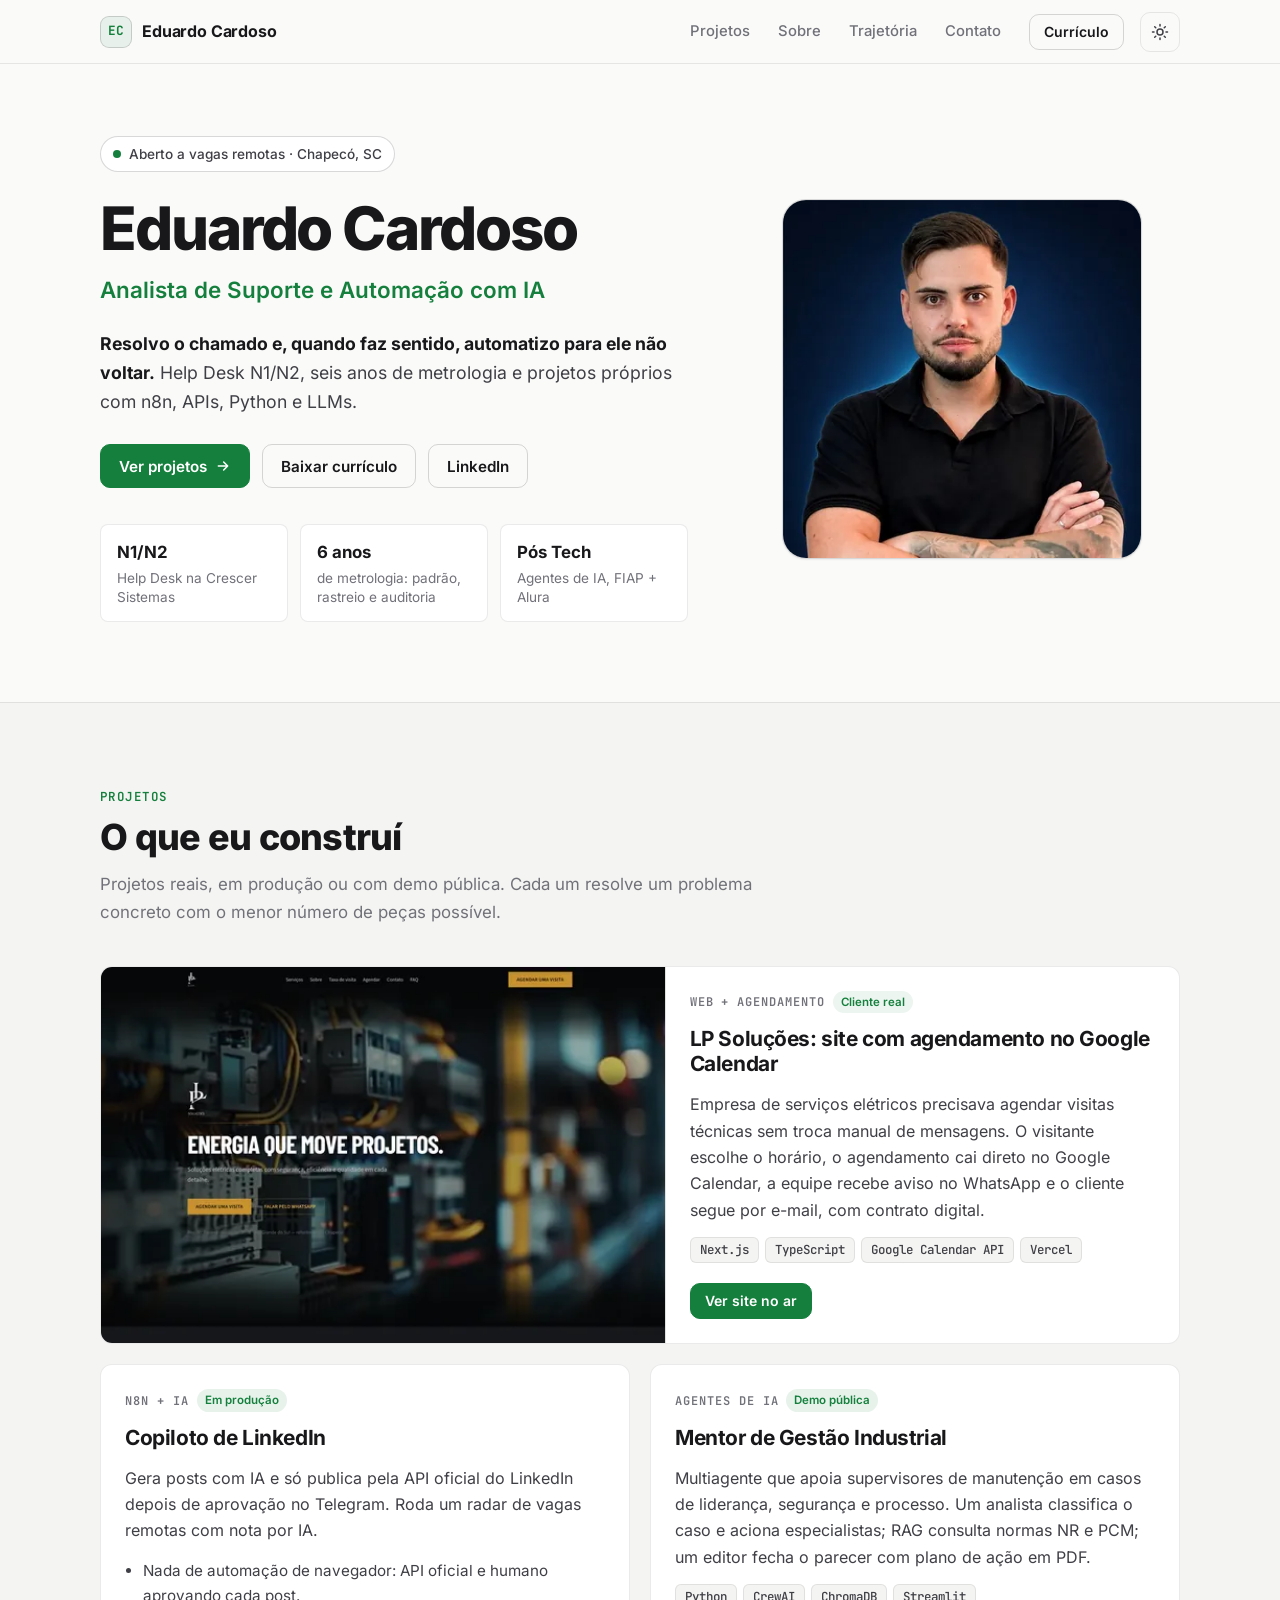
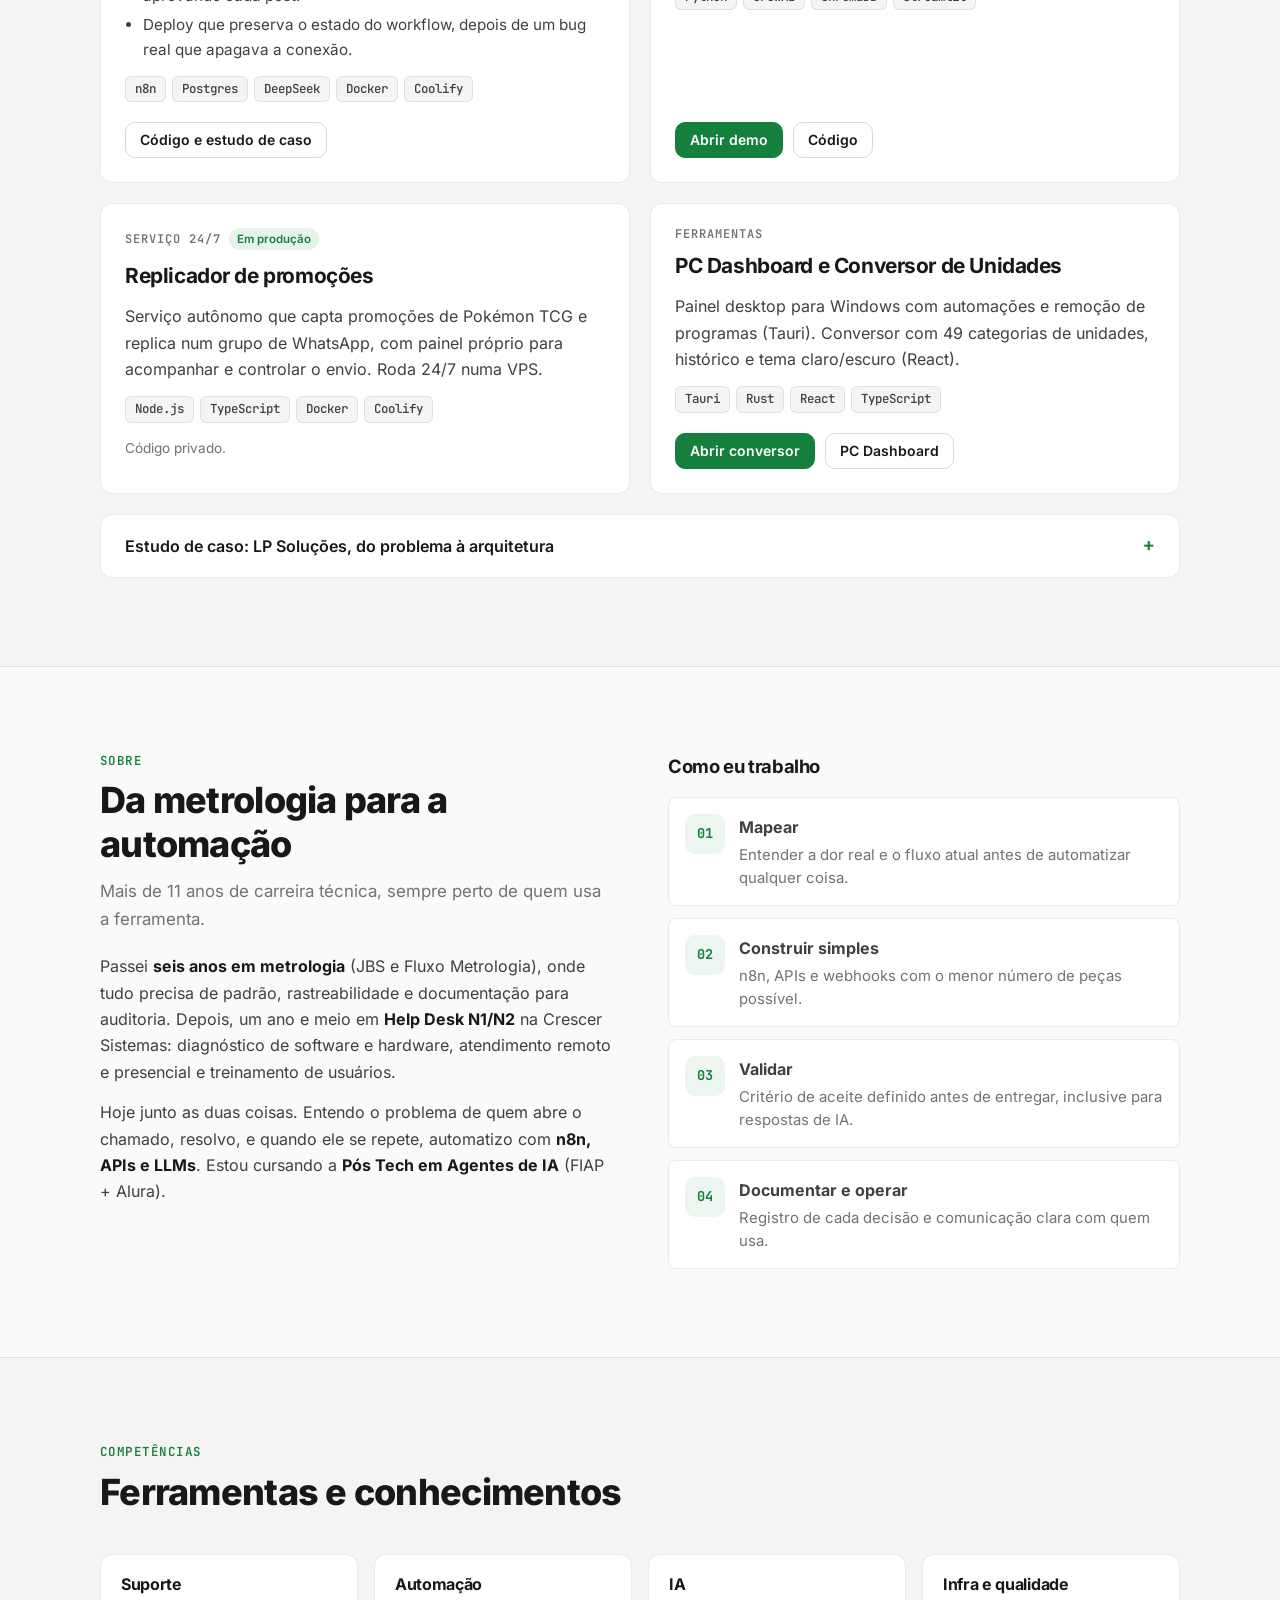
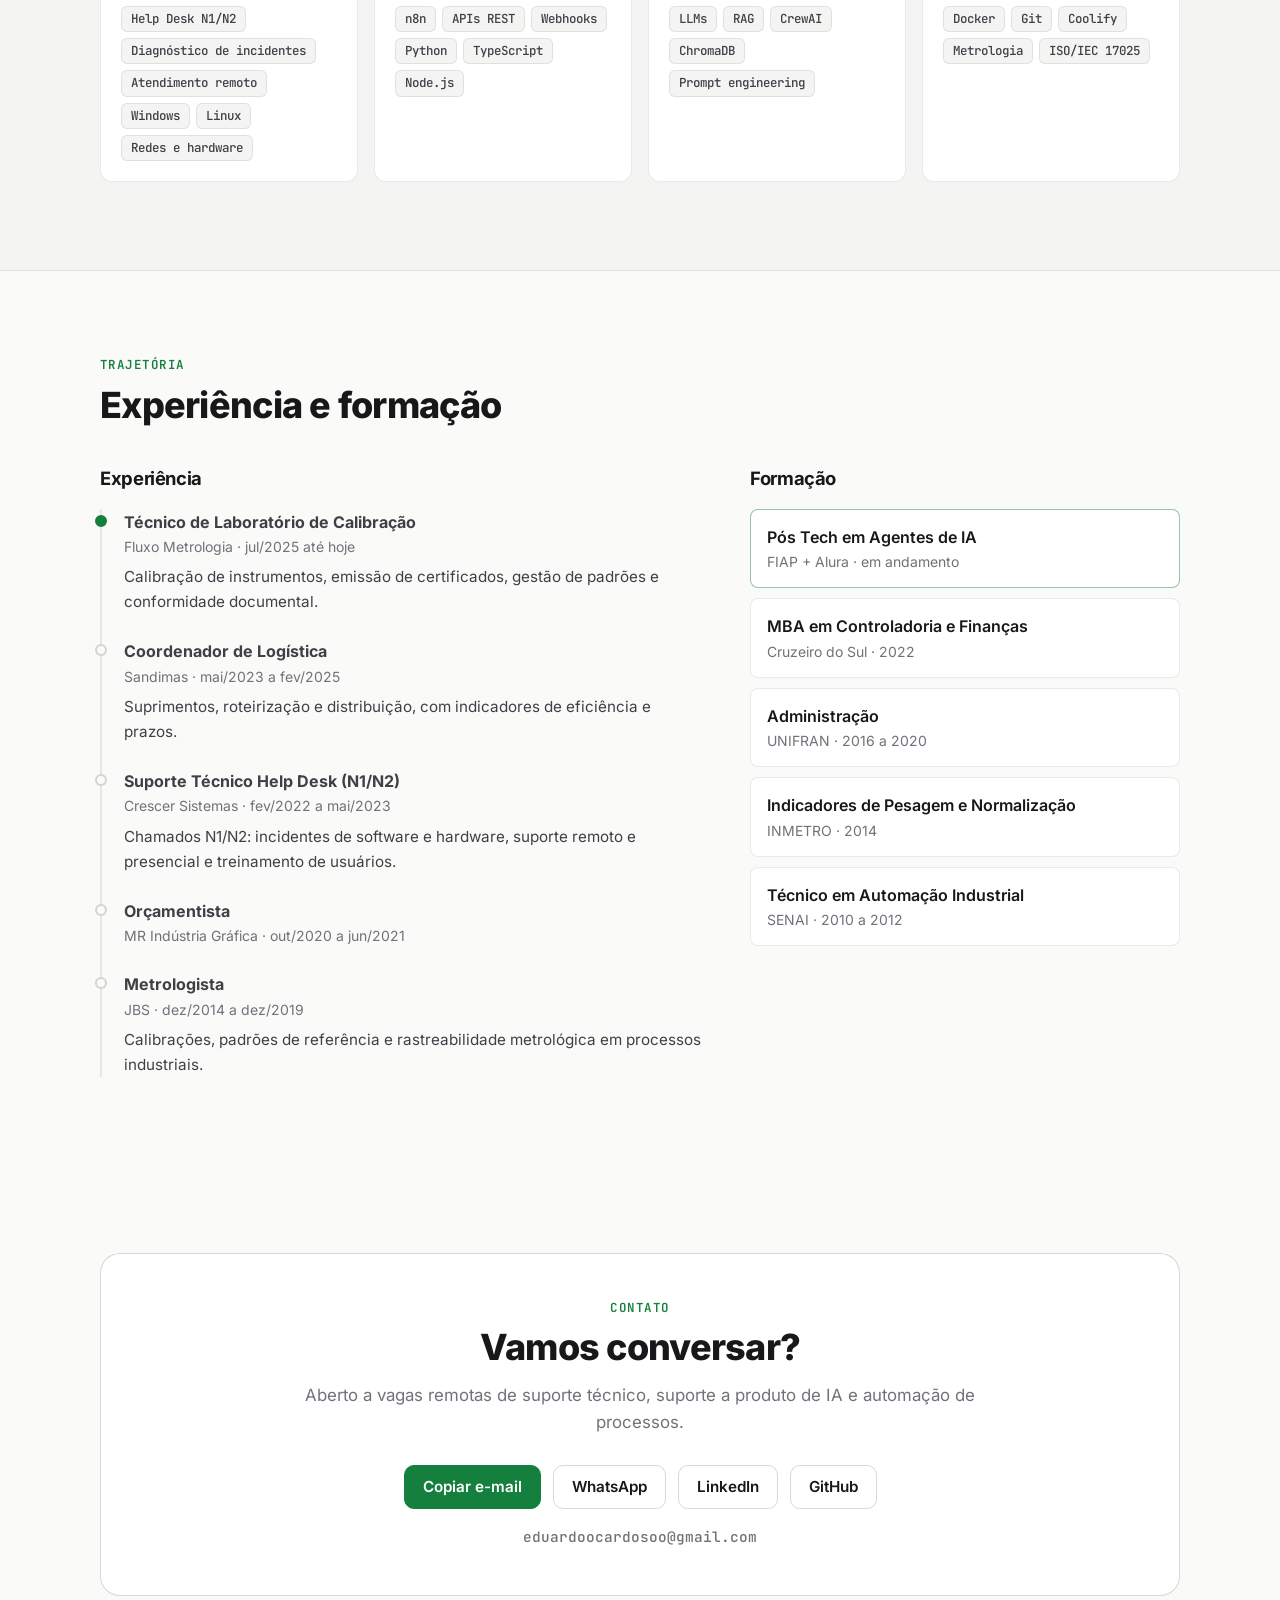
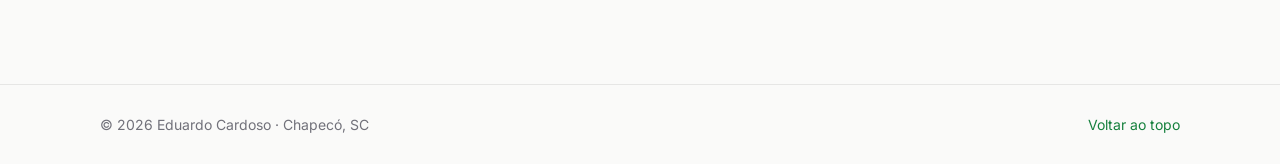
<file: index.html>
<!DOCTYPE html>
<html lang="pt-BR">
<head>
  <meta charset="UTF-8">
  <meta name="viewport" content="width=device-width, initial-scale=1.0">
  <title>Eduardo Cardoso | Suporte técnico e automação com IA</title>
  <meta name="description" content="Eduardo Cardoso: suporte técnico N1/N2 e automação com IA. n8n, APIs e webhooks, Python, LLMs e RAG. Projetos reais e Pós em Agentes de IA (FIAP). Chapecó, SC, aberto a remoto.">
  <meta name="author" content="Eduardo Cardoso">
  <meta name="theme-color" content="#111113">
  <meta name="color-scheme" content="dark light">
  <meta name="referrer" content="strict-origin-when-cross-origin">
  <meta http-equiv="Content-Security-Policy" content="default-src 'self'; script-src 'self'; style-src 'self'; font-src 'self'; img-src 'self' data:; connect-src 'self'; object-src 'none'; base-uri 'self'; form-action 'self'; upgrade-insecure-requests;">
  <link rel="canonical" href="https://cardoso-ix.github.io/Portifolio/">

  <meta property="og:type" content="website">
  <meta property="og:locale" content="pt_BR">
  <meta property="og:site_name" content="Eduardo Cardoso | Portfólio">
  <meta property="og:title" content="Eduardo Cardoso | Suporte técnico e automação com IA">
  <meta property="og:description" content="Resolvo o chamado e, quando faz sentido, automatizo para ele não voltar. Help Desk N1/N2, n8n, APIs, Python e LLMs.">
  <meta property="og:url" content="https://cardoso-ix.github.io/Portifolio/">
  <meta property="og:image" content="https://cardoso-ix.github.io/Portifolio/assets/images/og-image.png">
  <meta property="og:image:type" content="image/png">
  <meta property="og:image:width" content="1200">
  <meta property="og:image:height" content="630">
  <meta property="og:image:alt" content="Eduardo Cardoso, suporte técnico e automação com IA">
  <meta name="twitter:card" content="summary_large_image">
  <meta name="twitter:title" content="Eduardo Cardoso | Suporte técnico e automação com IA">
  <meta name="twitter:description" content="Help Desk N1/N2, n8n, APIs, Python e LLMs. Projetos reais e Pós em Agentes de IA (FIAP).">
  <meta name="twitter:image" content="https://cardoso-ix.github.io/Portifolio/assets/images/og-image.png">

  <link rel="manifest" href="site.webmanifest">
  <link rel="icon" href="favicon.ico" sizes="any">
  <link rel="icon" type="image/svg+xml" href="assets/favicon.svg">
  <link rel="apple-touch-icon" sizes="180x180" href="assets/apple-touch-icon.png">

  <link rel="preload" as="font" type="font/woff2" href="assets/fonts/inter-latin.woff2" crossorigin>
  <link rel="preload" as="image" type="image/webp" href="assets/images/foto-400.webp" imagesrcset="assets/images/foto-400.webp 400w, assets/images/foto-800.webp 800w" imagesizes="(max-width: 900px) 200px, 360px" fetchpriority="high">
  <link rel="stylesheet" href="css/site.css?v=2">
  <script src="js/theme-init.js?v=2"></script>

  <script type="application/ld+json">
  {
    "@context": "https://schema.org",
    "@graph": [
      {
        "@type": "WebSite",
        "@id": "https://cardoso-ix.github.io/Portifolio/#website",
        "url": "https://cardoso-ix.github.io/Portifolio/",
        "name": "Eduardo Cardoso | Portfólio",
        "inLanguage": "pt-BR",
        "publisher": { "@id": "https://cardoso-ix.github.io/Portifolio/#person" }
      },
      {
        "@type": "ProfilePage",
        "@id": "https://cardoso-ix.github.io/Portifolio/#profile",
        "url": "https://cardoso-ix.github.io/Portifolio/",
        "name": "Eduardo Cardoso | Suporte técnico e automação com IA",
        "isPartOf": { "@id": "https://cardoso-ix.github.io/Portifolio/#website" },
        "mainEntity": { "@id": "https://cardoso-ix.github.io/Portifolio/#person" },
        "inLanguage": "pt-BR",
        "dateModified": "2026-11-07"
      },
      {
        "@type": "Person",
        "@id": "https://cardoso-ix.github.io/Portifolio/#person",
        "name": "Eduardo Cardoso",
        "url": "https://cardoso-ix.github.io/Portifolio/",
        "image": "https://cardoso-ix.github.io/Portifolio/assets/images/foto-800.webp",
        "jobTitle": "Analista de Suporte e Automação com IA",
        "alumniOf": [
          { "@type": "CollegeOrUniversity", "name": "FIAP" },
          { "@type": "CollegeOrUniversity", "name": "Universidade Cruzeiro do Sul" },
          { "@type": "CollegeOrUniversity", "name": "Universidade de Franca" },
          { "@type": "CollegeOrUniversity", "name": "SENAI" }
        ],
        "knowsAbout": ["Suporte técnico", "Help Desk", "n8n", "Automação de processos", "APIs REST", "Webhooks", "Python", "TypeScript", "Docker", "LLMs", "RAG", "CrewAI", "Metrologia", "ISO/IEC 17025"],
        "address": { "@type": "PostalAddress", "addressLocality": "Chapecó", "addressRegion": "SC", "addressCountry": "BR" },
        "sameAs": ["https://github.com/cardoso-ix", "https://www.linkedin.com/in/eduardo-cardoso-213a02267"]
      }
    ]
  }
  </script>
</head>

<body>
  <a class="skip-link" href="#conteudo">Pular para o conteúdo</a>

  <header class="header">
    <div class="container header__inner">
      <a href="#inicio" class="brand" aria-label="Eduardo Cardoso, voltar ao início">
        <span class="brand__mark" aria-hidden="true">EC</span>
        <span>Eduardo Cardoso</span>
      </a>
      <nav class="nav" id="nav" aria-label="Navegação principal">
        <ul class="nav__list">
          <li><a class="nav__link" href="#projetos">Projetos</a></li>
          <li><a class="nav__link" href="#sobre">Sobre</a></li>
          <li><a class="nav__link" href="#trajetoria">Trajetória</a></li>
          <li><a class="nav__link" href="#contato">Contato</a></li>
        </ul>
      </nav>
      <a class="btn btn--sm header__cv" href="assets/cv_eduardo_cardoso.pdf?v=15" target="_blank" rel="noopener">Currículo</a>
      <button class="icon-btn" id="theme-toggle" type="button" aria-label="Alternar tema claro e escuro">
        <svg class="theme-icon--moon" viewBox="0 0 24 24" width="18" height="18" fill="none" stroke="currentColor" stroke-width="2" stroke-linecap="round" stroke-linejoin="round" aria-hidden="true"><path d="M21 12.79A9 9 0 1 1 11.21 3 7 7 0 0 0 21 12.79z"></path></svg>
        <svg class="theme-icon--sun" viewBox="0 0 24 24" width="18" height="18" fill="none" stroke="currentColor" stroke-width="2" stroke-linecap="round" stroke-linejoin="round" aria-hidden="true"><circle cx="12" cy="12" r="4"></circle><path d="M12 2v2M12 20v2M4.93 4.93l1.41 1.41M17.66 17.66l1.41 1.41M2 12h2M20 12h2M4.93 19.07l1.41-1.41M17.66 6.34l1.41-1.41"></path></svg>
      </button>
      <button class="icon-btn nav-toggle" id="nav-toggle" type="button" aria-label="Abrir menu" aria-expanded="false" aria-controls="nav">
        <svg viewBox="0 0 24 24" width="20" height="20" fill="none" stroke="currentColor" stroke-width="2" stroke-linecap="round" aria-hidden="true"><path d="M4 7h16M4 12h16M4 17h16"></path></svg>
      </button>
    </div>
  </header>

  <main id="conteudo">
    <section class="hero" id="inicio" aria-labelledby="hero-title">
      <div class="container hero__inner">
        <div>
          <span class="hero__status"><span class="dot" aria-hidden="true"></span>Aberto a vagas remotas · Chapecó, SC</span>
          <h1 class="hero__title" id="hero-title">Eduardo Cardoso</h1>
          <p class="hero__role">Analista de Suporte e Automação com IA</p>
          <p class="hero__pitch"><strong>Resolvo o chamado e, quando faz sentido, automatizo para ele não voltar.</strong> Help Desk N1/N2, seis anos de metrologia e projetos próprios com n8n, APIs, Python e LLMs.</p>
          <div class="hero__actions">
            <a class="btn btn--primary" href="#projetos">
              Ver projetos
              <svg viewBox="0 0 24 24" width="16" height="16" fill="none" stroke="currentColor" stroke-width="2.2" stroke-linecap="round" stroke-linejoin="round" aria-hidden="true"><path d="M5 12h14M13 6l6 6-6 6"></path></svg>
            </a>
            <a class="btn" href="assets/cv_eduardo_cardoso.pdf?v=15" target="_blank" rel="noopener">Baixar currículo</a>
            <a class="btn" href="https://www.linkedin.com/in/eduardo-cardoso-213a02267" target="_blank" rel="noopener">LinkedIn</a>
          </div>
          <ul class="hero__facts">
            <li class="fact"><span class="fact__value">N1/N2</span><span class="fact__label">Help Desk na Crescer Sistemas</span></li>
            <li class="fact"><span class="fact__value">6 anos</span><span class="fact__label">de metrologia: padrão, rastreio e auditoria</span></li>
            <li class="fact"><span class="fact__value">Pós Tech</span><span class="fact__label">Agentes de IA, FIAP + Alura</span></li>
          </ul>
        </div>
        <div class="hero__photo-wrap">
          <picture>
            <source type="image/webp" srcset="assets/images/foto-400.webp 400w, assets/images/foto-800.webp 800w" sizes="(max-width: 900px) 200px, 360px">
            <img class="hero__photo" src="assets/images/foto.png" alt="Eduardo Cardoso" width="400" height="400" fetchpriority="high" decoding="async">
          </picture>
        </div>
      </div>
    </section>

    <section class="section section--alt" id="projetos" aria-labelledby="projetos-title">
      <div class="container">
        <div class="section__head">
          <p class="section__eyebrow">Projetos</p>
          <h2 class="section__title" id="projetos-title">O que eu construí</h2>
          <p class="section__lead">Projetos reais, em produção ou com demo pública. Cada um resolve um problema concreto com o menor número de peças possível.</p>
        </div>

        <div class="projects">
          <article class="project project--featured">
            <div class="project__media">
              <picture>
                <source type="image/webp" srcset="assets/images/lp-solucoes-preview-640.webp 640w, assets/images/lp-solucoes-preview-1280.webp 1280w" sizes="(max-width: 860px) 100vw, 560px">
                <img src="assets/images/lp-solucoes-preview.png" alt="Página inicial do site da LP Soluções" width="640" height="360" loading="lazy" decoding="async">
              </picture>
            </div>
            <div class="project__body">
              <p class="project__kicker">Web + agendamento <span class="badge badge--client">Cliente real</span></p>
              <h3 class="project__title">LP Soluções: site com agendamento no Google Calendar</h3>
              <p class="project__text">Empresa de serviços elétricos precisava agendar visitas técnicas sem troca manual de mensagens. O visitante escolhe o horário, o agendamento cai direto no Google Calendar, a equipe recebe aviso no WhatsApp e o cliente segue por e-mail, com contrato digital.</p>
              <ul class="tags" aria-label="Tecnologias">
                <li class="tag">Next.js</li><li class="tag">TypeScript</li><li class="tag">Google Calendar API</li><li class="tag">Vercel</li>
              </ul>
              <div class="project__links">
                <a class="btn btn--primary btn--sm" href="https://lp-solucoes.vercel.app" target="_blank" rel="noopener">Ver site no ar</a>
              </div>
            </div>
          </article>

          <article class="project">
            <div class="project__body">
              <p class="project__kicker">n8n + IA <span class="badge badge--live">Em produção</span></p>
              <h3 class="project__title">Copiloto de LinkedIn</h3>
              <p class="project__text">Gera posts com IA e só publica pela API oficial do LinkedIn depois de aprovação no Telegram. Roda um radar de vagas remotas com nota por IA.</p>
              <ul class="project__points">
                <li>Nada de automação de navegador: API oficial e humano aprovando cada post.</li>
                <li>Deploy que preserva o estado do workflow, depois de um bug real que apagava a conexão.</li>
              </ul>
              <ul class="tags" aria-label="Tecnologias">
                <li class="tag">n8n</li><li class="tag">Postgres</li><li class="tag">DeepSeek</li><li class="tag">Docker</li><li class="tag">Coolify</li>
              </ul>
              <div class="project__links">
                <a class="btn btn--sm" href="https://github.com/cardoso-ix/linkedin-copiloto" target="_blank" rel="noopener">Código e estudo de caso</a>
              </div>
            </div>
          </article>

          <article class="project">
            <div class="project__body">
              <p class="project__kicker">Agentes de IA <span class="badge badge--live">Demo pública</span></p>
              <h3 class="project__title">Mentor de Gestão Industrial</h3>
              <p class="project__text">Multiagente que apoia supervisores de manutenção em casos de liderança, segurança e processo. Um analista classifica o caso e aciona especialistas; RAG consulta normas NR e PCM; um editor fecha o parecer com plano de ação em PDF.</p>
              <ul class="tags" aria-label="Tecnologias">
                <li class="tag">Python</li><li class="tag">CrewAI</li><li class="tag">ChromaDB</li><li class="tag">Streamlit</li>
              </ul>
              <div class="project__links">
                <a class="btn btn--primary btn--sm" href="https://huggingface.co/spaces/duzinxd/mentor-gestao-industrial" target="_blank" rel="noopener">Abrir demo</a>
                <a class="btn btn--sm" href="https://github.com/cardoso-ix/mentor-gestao-industrial" target="_blank" rel="noopener">Código</a>
              </div>
            </div>
          </article>

          <article class="project">
            <div class="project__body">
              <p class="project__kicker">Serviço 24/7 <span class="badge badge--live">Em produção</span></p>
              <h3 class="project__title">Replicador de promoções</h3>
              <p class="project__text">Serviço autônomo que capta promoções de Pokémon TCG e replica num grupo de WhatsApp, com painel próprio para acompanhar e controlar o envio. Roda 24/7 numa VPS.</p>
              <ul class="tags" aria-label="Tecnologias">
                <li class="tag">Node.js</li><li class="tag">TypeScript</li><li class="tag">Docker</li><li class="tag">Coolify</li>
              </ul>
              <p class="project__note">Código privado.</p>
            </div>
          </article>

          <article class="project">
            <div class="project__body">
              <p class="project__kicker">Ferramentas</p>
              <h3 class="project__title">PC Dashboard e Conversor de Unidades</h3>
              <p class="project__text">Painel desktop para Windows com automações e remoção de programas (Tauri). Conversor com 49 categorias de unidades, histórico e tema claro/escuro (React).</p>
              <ul class="tags" aria-label="Tecnologias">
                <li class="tag">Tauri</li><li class="tag">Rust</li><li class="tag">React</li><li class="tag">TypeScript</li>
              </ul>
              <div class="project__links">
                <a class="btn btn--primary btn--sm" href="conversor-unidades/">Abrir conversor</a>
                <a class="btn btn--sm" href="https://github.com/cardoso-ix/pc-dashboard" target="_blank" rel="noopener">PC Dashboard</a>
              </div>
            </div>
          </article>

          <details class="case">
            <summary>Estudo de caso: LP Soluções, do problema à arquitetura</summary>
            <div class="case__body">
              <div class="case__grid">
                <div>
                  <p class="case__label">Problema</p>
                  <p>Presença online profissional e agendamento de visitas técnicas pela internet, sem depender de troca manual de mensagens.</p>
                </div>
                <div>
                  <p class="case__label">Solução</p>
                  <p>Site institucional com agendamento gravado direto no Google Calendar, avisos por WhatsApp e e-mail e contrato digital.</p>
                </div>
                <div>
                  <p class="case__label">Decisões</p>
                  <ul>
                    <li>Next.js na Vercel, sem VPS e sem orquestrador no meio.</li>
                    <li>Google Calendar API chamada pelo servidor do próprio Next.js.</li>
                    <li>TypeScript para tipar os dados do agendamento.</li>
                  </ul>
                </div>
                <div>
                  <p class="case__label">Aprendizado</p>
                  <p>Menos peças móveis, menos pontos de falha: dispensar servidor dedicado e orquestrador reduziu custo e manutenção.</p>
                </div>
              </div>
              <figure class="diagram">
                <svg viewBox="0 0 760 230" role="img" aria-labelledby="diagram-title diagram-desc">
                  <title id="diagram-title">Arquitetura do LP Soluções</title>
                  <desc id="diagram-desc">O visitante acessa o site em Next.js na Vercel. O servidor grava o agendamento na Google Calendar API e dispara notificações por WhatsApp ou e-mail e o contrato digital.</desc>
                  <defs>
                    <marker id="diagram-arrow" viewBox="0 0 10 10" refX="9" refY="5" markerWidth="7" markerHeight="7" orient="auto-start-reverse"><path class="diagram__arrow" d="M0 0 L10 5 L0 10 z"></path></marker>
                  </defs>
                  <rect class="diagram__node" x="10" y="45" width="150" height="70" rx="8"></rect>
                  <text class="diagram__title" x="85" y="76" text-anchor="middle">Visitante</text>
                  <text class="diagram__text" x="85" y="96" text-anchor="middle">navegador</text>
                  <rect class="diagram__node diagram__node--core" x="240" y="45" width="230" height="70" rx="8"></rect>
                  <text class="diagram__title" x="355" y="76" text-anchor="middle">Next.js · Vercel</text>
                  <text class="diagram__text" x="355" y="96" text-anchor="middle">site + rotas de servidor</text>
                  <rect class="diagram__node" x="550" y="45" width="200" height="70" rx="8"></rect>
                  <text class="diagram__title" x="650" y="76" text-anchor="middle">Google Calendar API</text>
                  <text class="diagram__text" x="650" y="96" text-anchor="middle">agenda de visitas</text>
                  <rect class="diagram__node" x="170" y="160" width="190" height="60" rx="8"></rect>
                  <text class="diagram__title" x="265" y="186" text-anchor="middle">Notificações</text>
                  <text class="diagram__text" x="265" y="204" text-anchor="middle">WhatsApp · E-mail</text>
                  <rect class="diagram__node" x="380" y="160" width="190" height="60" rx="8"></rect>
                  <text class="diagram__title" x="475" y="186" text-anchor="middle">Contrato digital</text>
                  <text class="diagram__text" x="475" y="204" text-anchor="middle">geração e envio</text>
                  <line class="diagram__link" x1="160" y1="80" x2="238" y2="80" marker-end="url(#diagram-arrow)"></line>
                  <line class="diagram__link" x1="470" y1="80" x2="548" y2="80" marker-end="url(#diagram-arrow)"></line>
                  <line class="diagram__link" x1="320" y1="115" x2="280" y2="158" marker-end="url(#diagram-arrow)"></line>
                  <line class="diagram__link" x1="390" y1="115" x2="450" y2="158" marker-end="url(#diagram-arrow)"></line>
                </svg>
                <figcaption>O servidor do Next.js é o único elo entre o visitante, a agenda e as notificações.</figcaption>
              </figure>
            </div>
          </details>
        </div>
      </div>
    </section>

    <section class="section" id="sobre" aria-labelledby="sobre-title">
      <div class="container about">
        <div class="about__text">
          <p class="section__eyebrow">Sobre</p>
          <h2 class="section__title" id="sobre-title">Da metrologia para a automação</h2>
          <p class="section__lead">Mais de 11 anos de carreira técnica, sempre perto de quem usa a ferramenta.</p>
          <p class="about__first">Passei <strong>seis anos em metrologia</strong> (JBS e Fluxo Metrologia), onde tudo precisa de padrão, rastreabilidade e documentação para auditoria. Depois, um ano e meio em <strong>Help Desk N1/N2</strong> na Crescer Sistemas: diagnóstico de software e hardware, atendimento remoto e presencial e treinamento de usuários.</p>
          <p>Hoje junto as duas coisas. Entendo o problema de quem abre o chamado, resolvo, e quando ele se repete, automatizo com <strong>n8n, APIs e LLMs</strong>. Estou cursando a <strong>Pós Tech em Agentes de IA</strong> (FIAP + Alura).</p>
        </div>
        <div>
          <h3 class="career__title">Como eu trabalho</h3>
          <ol class="steps">
            <li class="step"><h4 class="step__title">Mapear</h4><p class="step__text">Entender a dor real e o fluxo atual antes de automatizar qualquer coisa.</p></li>
            <li class="step"><h4 class="step__title">Construir simples</h4><p class="step__text">n8n, APIs e webhooks com o menor número de peças possível.</p></li>
            <li class="step"><h4 class="step__title">Validar</h4><p class="step__text">Critério de aceite definido antes de entregar, inclusive para respostas de IA.</p></li>
            <li class="step"><h4 class="step__title">Documentar e operar</h4><p class="step__text">Registro de cada decisão e comunicação clara com quem usa.</p></li>
          </ol>
        </div>
      </div>
    </section>

    <section class="section section--alt" id="skills" aria-labelledby="skills-title">
      <div class="container">
        <div class="section__head">
          <p class="section__eyebrow">Competências</p>
          <h2 class="section__title" id="skills-title">Ferramentas e conhecimentos</h2>
        </div>
        <div class="skills">
          <div class="skill-group">
            <h3 class="skill-group__title">Suporte</h3>
            <ul class="tags"><li class="tag">Help Desk N1/N2</li><li class="tag">Diagnóstico de incidentes</li><li class="tag">Atendimento remoto</li><li class="tag">Windows</li><li class="tag">Linux</li><li class="tag">Redes e hardware</li></ul>
          </div>
          <div class="skill-group">
            <h3 class="skill-group__title">Automação</h3>
            <ul class="tags"><li class="tag">n8n</li><li class="tag">APIs REST</li><li class="tag">Webhooks</li><li class="tag">Python</li><li class="tag">TypeScript</li><li class="tag">Node.js</li></ul>
          </div>
          <div class="skill-group">
            <h3 class="skill-group__title">IA</h3>
            <ul class="tags"><li class="tag">LLMs</li><li class="tag">RAG</li><li class="tag">CrewAI</li><li class="tag">ChromaDB</li><li class="tag">Prompt engineering</li></ul>
          </div>
          <div class="skill-group">
            <h3 class="skill-group__title">Infra e qualidade</h3>
            <ul class="tags"><li class="tag">Docker</li><li class="tag">Git</li><li class="tag">Coolify</li><li class="tag">Metrologia</li><li class="tag">ISO/IEC 17025</li></ul>
          </div>
        </div>
      </div>
    </section>

    <section class="section" id="trajetoria" aria-labelledby="trajetoria-title">
      <div class="container">
        <div class="section__head">
          <p class="section__eyebrow">Trajetória</p>
          <h2 class="section__title" id="trajetoria-title">Experiência e formação</h2>
        </div>
        <div class="career">
          <div>
            <h3 class="career__title">Experiência</h3>
            <ol class="timeline">
              <li class="timeline__item timeline__item--current">
                <h4 class="timeline__role">Técnico de Laboratório de Calibração</h4>
                <p class="timeline__meta">Fluxo Metrologia · jul/2025 até hoje</p>
                <p class="timeline__text">Calibração de instrumentos, emissão de certificados, gestão de padrões e conformidade documental.</p>
              </li>
              <li class="timeline__item">
                <h4 class="timeline__role">Coordenador de Logística</h4>
                <p class="timeline__meta">Sandimas · mai/2023 a fev/2025</p>
                <p class="timeline__text">Suprimentos, roteirização e distribuição, com indicadores de eficiência e prazos.</p>
              </li>
              <li class="timeline__item">
                <h4 class="timeline__role">Suporte Técnico Help Desk (N1/N2)</h4>
                <p class="timeline__meta">Crescer Sistemas · fev/2022 a mai/2023</p>
                <p class="timeline__text">Chamados N1/N2: incidentes de software e hardware, suporte remoto e presencial e treinamento de usuários.</p>
              </li>
              <li class="timeline__item">
                <h4 class="timeline__role">Orçamentista</h4>
                <p class="timeline__meta">MR Indústria Gráfica · out/2020 a jun/2021</p>
              </li>
              <li class="timeline__item">
                <h4 class="timeline__role">Metrologista</h4>
                <p class="timeline__meta">JBS · dez/2014 a dez/2019</p>
                <p class="timeline__text">Calibrações, padrões de referência e rastreabilidade metrológica em processos industriais.</p>
              </li>
            </ol>
          </div>
          <div>
            <h3 class="career__title">Formação</h3>
            <ul class="edu">
              <li class="edu__item edu__item--current"><span class="edu__name">Pós Tech em Agentes de IA</span><span class="edu__meta">FIAP + Alura · em andamento</span></li>
              <li class="edu__item"><span class="edu__name">MBA em Controladoria e Finanças</span><span class="edu__meta">Cruzeiro do Sul · 2022</span></li>
              <li class="edu__item"><span class="edu__name">Administração</span><span class="edu__meta">UNIFRAN · 2016 a 2020</span></li>
              <li class="edu__item"><span class="edu__name">Indicadores de Pesagem e Normalização</span><span class="edu__meta">INMETRO · 2014</span></li>
              <li class="edu__item"><span class="edu__name">Técnico em Automação Industrial</span><span class="edu__meta">SENAI · 2010 a 2012</span></li>
            </ul>
          </div>
        </div>
      </div>
    </section>

    <section class="section" id="contato" aria-labelledby="contato-title">
      <div class="container">
        <div class="contact">
          <p class="section__eyebrow">Contato</p>
          <h2 class="section__title" id="contato-title">Vamos conversar?</h2>
          <p class="section__lead">Aberto a vagas remotas de suporte técnico, suporte a produto de IA e automação de processos.</p>
          <div class="contact__actions">
            <button class="btn btn--primary" id="copy-email" type="button" data-email="eduardoocardosoo@gmail.com">Copiar e-mail</button>
            <a class="btn" href="https://wa.me/5549998095955?text=Oi%20Eduardo%2C%20vi%20seu%20portf%C3%B3lio%20e%20gostaria%20de%20conversar" target="_blank" rel="noopener">WhatsApp</a>
            <a class="btn" href="https://www.linkedin.com/in/eduardo-cardoso-213a02267" target="_blank" rel="noopener">LinkedIn</a>
            <a class="btn" href="https://github.com/cardoso-ix" target="_blank" rel="noopener">GitHub</a>
          </div>
          <p class="contact__email">eduardoocardosoo@gmail.com</p>
        </div>
      </div>
    </section>
  </main>

  <footer class="footer">
    <div class="container footer__inner">
      <p>© <span id="year">2026</span> Eduardo Cardoso · Chapecó, SC</p>
      <a href="#inicio">Voltar ao topo</a>
    </div>
  </footer>

  <div class="toast" id="toast" role="status" aria-live="polite"></div>
  <script src="js/site.js?v=1" defer></script>
</body>
</html>
</file>
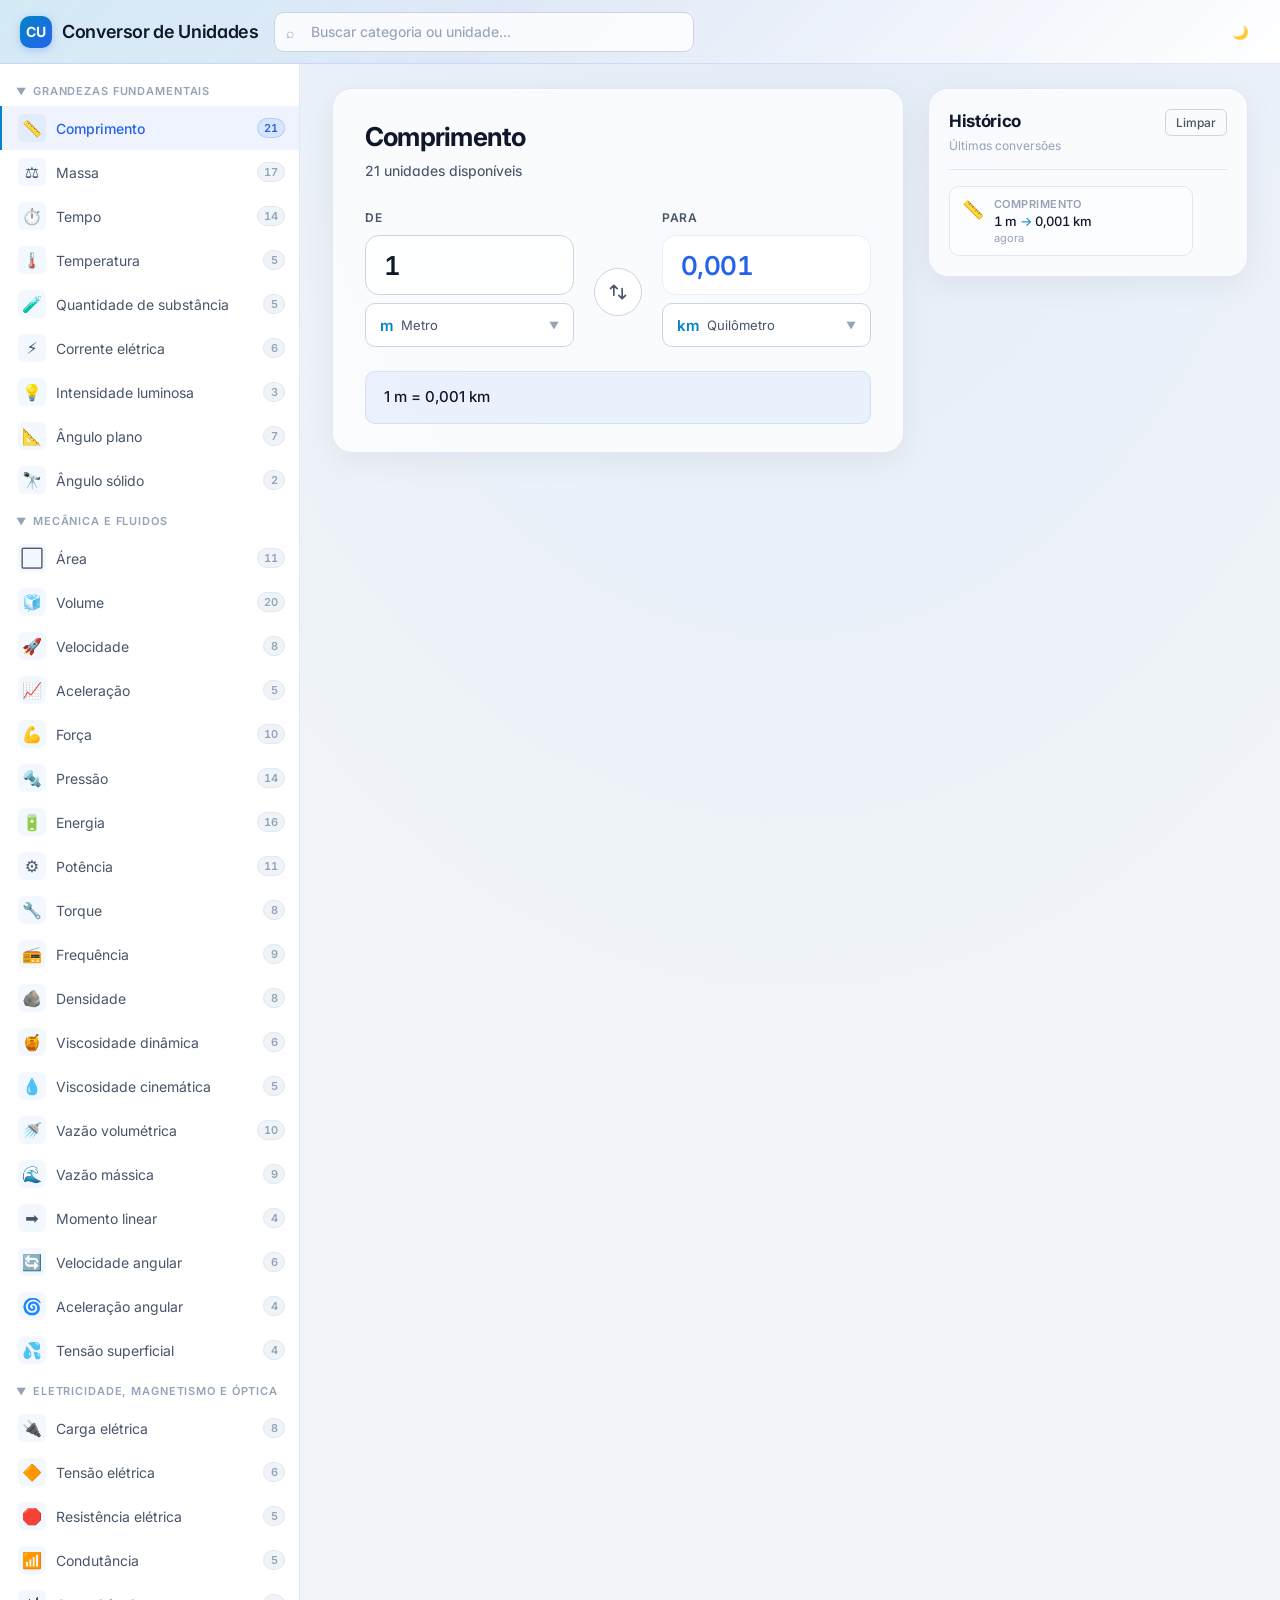
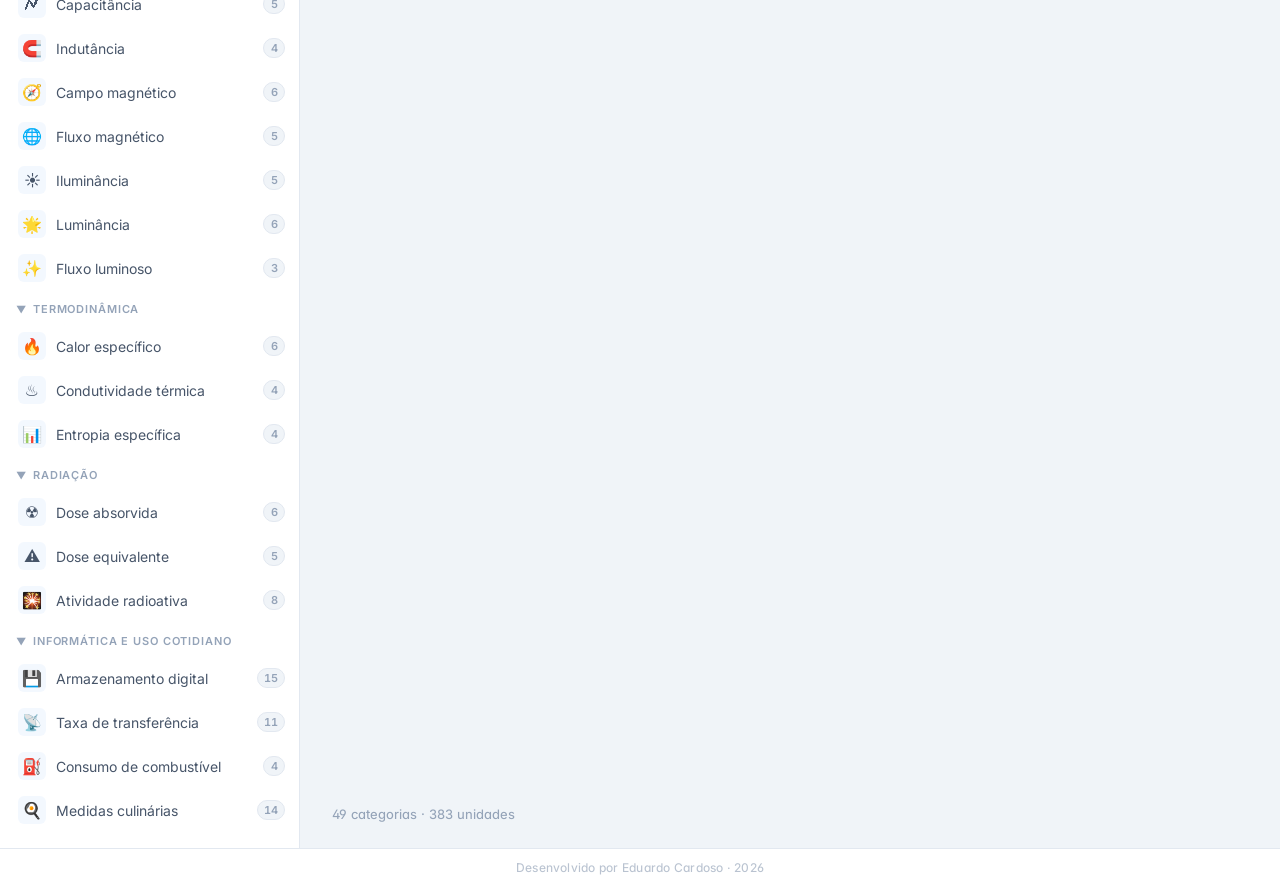
<file: conversor-unidades/index.html>
<!doctype html>
<html lang="pt-BR">
  <head>
    <meta charset="UTF-8" />
    <link rel="preconnect" href="https://fonts.googleapis.com" />
    <link rel="preconnect" href="https://fonts.gstatic.com" crossorigin />
    <link href="https://fonts.googleapis.com/css2?family=Inter:wght@400;500;600;700&display=swap" rel="stylesheet" />
    <link rel="icon" type="image/svg+xml" href="favicon.svg" />
    <meta name="viewport" content="width=device-width, initial-scale=1.0" />
    <meta name="description" content="Conversor completo de unidades físicas e de medição, organizado por categoria." />
    <title>Conversor de Unidades</title>
    <script type="module" crossorigin src="assets/index-cC8uAnt_.js"></script>
    <link rel="stylesheet" crossorigin href="assets/index-cUFTJ-hn.css">
  </head>
  <body>
    <div id="root"></div>
  </body>
</html>
</file>
<file: css/site.css>
/* ==========================================================================
   Portfólio Eduardo Cardoso
   CSS único, sem bibliotecas. Tema escuro padrão + tema claro.
   ========================================================================== */

@font-face {
  font-family: "Inter";
  src: url("../assets/fonts/inter-latin.woff2") format("woff2");
  font-weight: 100 900;
  font-display: swap;
}

@font-face {
  font-family: "JetBrains Mono";
  src: url("../assets/fonts/jetbrains-mono-latin.woff2") format("woff2");
  font-weight: 100 800;
  font-display: swap;
}

:root {
  --bg: #111113;
  --bg-alt: #151517;
  --surface: #18181b;
  --surface-2: #1f1f23;
  --border: rgba(228, 228, 231, 0.09);
  --border-strong: rgba(228, 228, 231, 0.18);
  --text: #d4d4d8;
  --text-strong: #f4f4f5;
  --muted: #a1a1aa;
  --accent: #3fb27f;
  --accent-ink: #07170f;
  --accent-soft: rgba(63, 178, 127, 0.12);
  --green: #3fb27f;
  --green-soft: rgba(63, 178, 127, 0.14);
  --shadow: 0 1px 2px rgba(0, 0, 0, 0.35);
  --radius: 12px;
  --radius-sm: 8px;
  --header-h: 64px;
  --container: 1120px;
  --font: "Inter", system-ui, -apple-system, "Segoe UI", Roboto, sans-serif;
  --mono: "JetBrains Mono", ui-monospace, "Cascadia Code", Consolas, monospace;
  color-scheme: dark;
}

:root[data-theme="light"] {
  --bg: #fafaf9;
  --bg-alt: #f4f4f2;
  --surface: #ffffff;
  --surface-2: #f4f4f2;
  --border: rgba(24, 24, 27, 0.09);
  --border-strong: rgba(24, 24, 27, 0.17);
  --text: #3f3f46;
  --text-strong: #18181b;
  --muted: #71717a;
  --accent: #15803d;
  --accent-ink: #ffffff;
  --accent-soft: rgba(21, 128, 61, 0.08);
  --green: #15803d;
  --green-soft: rgba(21, 128, 61, 0.1);
  --shadow: 0 1px 2px rgba(24, 24, 27, 0.06);
  color-scheme: light;
}

*,
*::before,
*::after {
  box-sizing: border-box;
}

* {
  margin: 0;
}

html {
  scroll-behavior: smooth;
  scroll-padding-top: calc(var(--header-h) + 16px);
  -webkit-text-size-adjust: 100%;
}

@media (prefers-reduced-motion: reduce) {
  html {
    scroll-behavior: auto;
  }
}

body {
  font-family: var(--font);
  font-size: 1rem;
  line-height: 1.65;
  color: var(--text);
  background: var(--bg);
  -webkit-font-smoothing: antialiased;
  text-rendering: optimizeLegibility;
}

img,
svg {
  display: block;
  max-width: 100%;
}

a {
  color: var(--accent);
  text-decoration: none;
}

a:hover {
  text-decoration: underline;
  text-underline-offset: 3px;
}

:focus-visible {
  outline: 2px solid var(--accent);
  outline-offset: 3px;
  border-radius: 4px;
}

h1,
h2,
h3 {
  color: var(--text-strong);
  line-height: 1.2;
  letter-spacing: -0.02em;
}

.container {
  width: 100%;
  max-width: var(--container);
  margin-inline: auto;
  padding-inline: 20px;
}

.sr-only {
  position: absolute;
  width: 1px;
  height: 1px;
  padding: 0;
  margin: -1px;
  overflow: hidden;
  clip: rect(0, 0, 0, 0);
  white-space: nowrap;
  border: 0;
}

.skip-link {
  position: absolute;
  left: 16px;
  top: -48px;
  z-index: 100;
  padding: 8px 14px;
  border-radius: var(--radius-sm);
  background: var(--accent);
  color: var(--accent-ink);
  font-weight: 600;
}

.skip-link:focus {
  top: 12px;
}

/* ---------- Botões ---------- */

.btn {
  display: inline-flex;
  align-items: center;
  justify-content: center;
  gap: 8px;
  min-height: 44px;
  padding: 10px 18px;
  border-radius: 10px;
  border: 1px solid var(--border-strong);
  background: transparent;
  color: var(--text-strong);
  font: 600 0.95rem/1 var(--font);
  cursor: pointer;
  transition: background-color 0.15s, border-color 0.15s, color 0.15s;
}

.btn:hover {
  text-decoration: none;
  border-color: var(--accent);
  background: var(--accent-soft);
}

.btn--primary {
  background: var(--accent);
  border-color: var(--accent);
  color: var(--accent-ink);
}

.btn--primary:hover {
  background: var(--accent);
  filter: brightness(1.08);
}

.btn--sm {
  min-height: 36px;
  padding: 8px 14px;
  font-size: 0.875rem;
}

.btn svg {
  flex: none;
}

/* ---------- Header ---------- */

.header {
  position: sticky;
  top: 0;
  z-index: 50;
  height: var(--header-h);
  background: color-mix(in srgb, var(--bg) 88%, transparent);
  backdrop-filter: saturate(140%) blur(10px);
  -webkit-backdrop-filter: saturate(140%) blur(10px);
  border-bottom: 1px solid var(--border);
}

.header__inner {
  height: 100%;
  display: flex;
  align-items: center;
  gap: 16px;
}

.brand {
  display: flex;
  align-items: center;
  gap: 10px;
  color: var(--text-strong);
  font-weight: 700;
  letter-spacing: -0.01em;
  margin-right: auto;
}

.brand:hover {
  text-decoration: none;
}

.brand__mark {
  display: grid;
  place-items: center;
  width: 32px;
  height: 32px;
  border-radius: 9px;
  background: var(--accent-soft);
  border: 1px solid var(--border-strong);
  color: var(--accent);
  font: 700 0.8rem/1 var(--mono);
}

.nav__list {
  display: flex;
  align-items: center;
  gap: 4px;
  padding: 0;
  list-style: none;
}

.nav__link {
  display: block;
  padding: 8px 12px;
  border-radius: 8px;
  color: var(--muted);
  font-size: 0.925rem;
  font-weight: 500;
}

.nav__link:hover,
.nav__link[aria-current="true"] {
  color: var(--text-strong);
  background: var(--surface-2);
  text-decoration: none;
}

.icon-btn {
  display: grid;
  place-items: center;
  width: 40px;
  height: 40px;
  border-radius: 10px;
  border: 1px solid var(--border);
  background: transparent;
  color: var(--text);
  cursor: pointer;
}

.icon-btn:hover {
  border-color: var(--border-strong);
  background: var(--surface-2);
}

.theme-icon--sun {
  display: none;
}

:root[data-theme="light"] .theme-icon--sun {
  display: block;
}

:root[data-theme="light"] .theme-icon--moon {
  display: none;
}

.nav-toggle {
  display: none;
}

@media (max-width: 860px) {
  .nav-toggle {
    display: grid;
  }

  .nav {
    position: absolute;
    top: var(--header-h);
    left: 0;
    right: 0;
    background: var(--bg);
    border-bottom: 1px solid var(--border);
    padding: 8px 20px 16px;
    display: none;
  }

  .nav.is-open {
    display: block;
  }

  .nav__list {
    flex-direction: column;
    align-items: stretch;
  }

  .nav__link {
    padding: 12px;
  }

  .header__cv {
    display: none;
  }
}

/* ---------- Seções ---------- */

.section {
  padding-block: 88px;
}

.section--alt {
  background: var(--bg-alt);
  border-block: 1px solid var(--border);
}

.section__eyebrow {
  font: 600 0.78rem/1 var(--mono);
  letter-spacing: 0.12em;
  text-transform: uppercase;
  color: var(--accent);
  margin-bottom: 12px;
}

.section__title {
  font-size: clamp(1.75rem, 3.2vw, 2.25rem);
  font-weight: 800;
}

.section__lead {
  max-width: 62ch;
  margin-top: 12px;
  color: var(--muted);
  font-size: 1.05rem;
}

.section__head {
  margin-bottom: 40px;
}

@media (max-width: 640px) {
  .section {
    padding-block: 64px;
  }
}

/* ---------- Hero ---------- */

.hero {
  padding-block: 72px 80px;
}

.hero__inner {
  display: grid;
  grid-template-columns: 1.35fr 1fr;
  align-items: center;
  gap: 56px;
}

.hero__status {
  display: inline-flex;
  align-items: center;
  gap: 8px;
  padding: 6px 12px;
  border-radius: 999px;
  border: 1px solid var(--border-strong);
  background: var(--surface);
  color: var(--text);
  font-size: 0.85rem;
  font-weight: 500;
}

.dot {
  width: 8px;
  height: 8px;
  border-radius: 50%;
  background: var(--green);
  
}

.hero__title {
  margin-top: 20px;
  font-size: clamp(2.5rem, 6vw, 3.75rem);
  font-weight: 800;
  letter-spacing: -0.035em;
}

.hero__role {
  margin-top: 8px;
  font-size: clamp(1.15rem, 2.2vw, 1.4rem);
  font-weight: 600;
  color: var(--accent);
}

.hero__pitch {
  margin-top: 20px;
  font-size: 1.1rem;
  max-width: 54ch;
}

.hero__pitch strong {
  color: var(--text-strong);
}

.hero__actions {
  display: flex;
  flex-wrap: wrap;
  gap: 12px;
  margin-top: 28px;
}

.hero__facts {
  display: grid;
  grid-template-columns: repeat(3, 1fr);
  gap: 12px;
  margin-top: 36px;
  padding: 0;
  list-style: none;
}

.fact {
  padding: 14px 16px;
  border-radius: var(--radius-sm);
  border: 1px solid var(--border);
  background: var(--surface);
}

.fact__value {
  display: block;
  color: var(--text-strong);
  font-weight: 700;
  font-size: 1.05rem;
}

.fact__label {
  display: block;
  color: var(--muted);
  font-size: 0.85rem;
  line-height: 1.4;
  margin-top: 2px;
}

.hero__photo-wrap {
  justify-self: center;
  position: relative;
  width: min(100%, 360px);
}

.hero__photo {
  width: 100%;
  height: auto;
  aspect-ratio: 1;
  object-fit: cover;
  border-radius: 24px;
  border: 1px solid var(--border-strong);
  box-shadow: var(--shadow);
  background: var(--surface);
}


@media (max-width: 900px) {
  .hero__inner {
    grid-template-columns: 1fr;
    gap: 40px;
  }

  .hero__photo-wrap {
    order: -1;
    width: 200px;
    justify-self: start;
  }

}

@media (max-width: 560px) {
  .hero {
    padding-block: 40px 56px;
  }

  .hero__facts {
    grid-template-columns: 1fr;
  }

  .hero__actions .btn {
    flex: 1 1 auto;
  }
}

/* ---------- Tags ---------- */

.tags {
  display: flex;
  flex-wrap: wrap;
  gap: 6px;
  padding: 0;
  list-style: none;
}

.tag {
  padding: 4px 9px;
  border-radius: 6px;
  background: var(--surface-2);
  border: 1px solid var(--border);
  color: var(--text);
  font: 500 0.78rem/1.3 var(--mono);
}

/* ---------- Projetos ---------- */

.projects {
  display: grid;
  grid-template-columns: repeat(2, 1fr);
  gap: 20px;
}

.project {
  display: flex;
  flex-direction: column;
  border-radius: var(--radius);
  border: 1px solid var(--border);
  background: var(--surface);
  overflow: hidden;
  transition: border-color 0.15s, transform 0.15s;
}

.project:hover {
  border-color: var(--border-strong);
}

.project--featured {
  grid-column: 1 / -1;
  display: grid;
  grid-template-columns: 1.1fr 1fr;
}

.project__media {
  background: var(--surface-2);
  border-right: 1px solid var(--border);
}

.project__media img {
  width: 100%;
  height: 100%;
  object-fit: cover;
}

.project__body {
  display: flex;
  flex-direction: column;
  gap: 14px;
  padding: 24px;
  flex: 1;
}

.project__kicker {
  display: flex;
  align-items: center;
  gap: 8px;
  font: 600 0.75rem/1 var(--mono);
  letter-spacing: 0.08em;
  text-transform: uppercase;
  color: var(--muted);
}

.badge {
  padding: 3px 8px;
  border-radius: 999px;
  font: 600 0.72rem/1.4 var(--font);
  letter-spacing: 0;
  text-transform: none;
}

.badge--live {
  color: var(--green);
  background: var(--green-soft);
}

.badge--client {
  color: var(--accent);
  background: var(--accent-soft);
}

.project__title {
  font-size: 1.3rem;
  font-weight: 700;
}

.project__text {
  color: var(--text);
}

.project__points {
  padding-left: 18px;
  color: var(--text);
  font-size: 0.95rem;
}

.project__points li + li {
  margin-top: 4px;
}

.project__links {
  display: flex;
  flex-wrap: wrap;
  gap: 10px;
  margin-top: auto;
  padding-top: 6px;
}

.project__note {
  color: var(--muted);
  font-size: 0.85rem;
}

@media (max-width: 860px) {
  .projects {
    grid-template-columns: 1fr;
  }

  .project--featured {
    grid-template-columns: 1fr;
  }

  .project__media {
    border-right: 0;
    border-bottom: 1px solid var(--border);
    aspect-ratio: 16 / 9;
  }
}

/* ---------- Estudo de caso ---------- */

.case {
  grid-column: 1 / -1;
  border-radius: var(--radius);
  border: 1px solid var(--border);
  background: var(--surface);
}

.case summary {
  display: flex;
  align-items: center;
  justify-content: space-between;
  gap: 12px;
  padding: 18px 24px;
  cursor: pointer;
  list-style: none;
  font-weight: 600;
  color: var(--text-strong);
}

.case summary::-webkit-details-marker {
  display: none;
}

.case summary::after {
  content: "+";
  font: 600 1.2rem/1 var(--mono);
  color: var(--accent);
}

.case[open] summary::after {
  content: "−";
}

.case__body {
  padding: 0 24px 24px;
}

.case__grid {
  display: grid;
  grid-template-columns: repeat(2, 1fr);
  gap: 16px 28px;
}

.case__label {
  font: 600 0.75rem/1 var(--mono);
  letter-spacing: 0.08em;
  text-transform: uppercase;
  color: var(--accent);
  margin-bottom: 6px;
}

.case__grid ul {
  padding-left: 18px;
}

.diagram {
  margin-top: 24px;
  padding: 16px;
  border-radius: var(--radius-sm);
  border: 1px solid var(--border);
  background: var(--bg);
  overflow-x: auto;
}

.diagram svg {
  min-width: 560px;
  width: 100%;
  height: auto;
}

.diagram__node {
  fill: var(--surface);
  stroke: var(--border-strong);
  stroke-width: 1.2;
}

.diagram__node--core {
  stroke: var(--accent);
}

.diagram__title {
  fill: var(--text-strong);
  font: 600 15px var(--font);
}

.diagram__text {
  fill: var(--muted);
  font: 500 12px var(--mono);
}

.diagram__link {
  stroke: var(--accent);
  stroke-width: 1.5;
}

.diagram__arrow {
  fill: var(--accent);
}

.diagram figcaption {
  margin-top: 10px;
  color: var(--muted);
  font-size: 0.85rem;
}

@media (max-width: 640px) {
  .case__grid {
    grid-template-columns: 1fr;
  }
}

/* ---------- Sobre + método ---------- */

.about {
  display: grid;
  grid-template-columns: 1fr 1fr;
  gap: 56px;
  align-items: start;
}

.about__text p + p {
  margin-top: 14px;
}

.about__text .about__first {
  margin-top: 20px;
}

.about__text strong {
  color: var(--text-strong);
}

.steps {
  display: grid;
  gap: 12px;
  padding: 0;
  list-style: none;
  counter-reset: step;
}

.step {
  display: grid;
  grid-template-columns: 40px 1fr;
  gap: 4px 14px;
  padding: 16px;
  border-radius: var(--radius-sm);
  border: 1px solid var(--border);
  background: var(--surface);
}

.step::before {
  counter-increment: step;
  content: "0" counter(step);
  grid-row: span 2;
  display: grid;
  place-items: center;
  width: 40px;
  height: 40px;
  border-radius: 10px;
  background: var(--accent-soft);
  color: var(--accent);
  font: 700 0.85rem/1 var(--mono);
}

.step__title {
  font-size: 1rem;
  font-weight: 700;
}

.step__text {
  color: var(--muted);
  font-size: 0.93rem;
  line-height: 1.5;
}

@media (max-width: 860px) {
  .about {
    grid-template-columns: 1fr;
    gap: 36px;
  }
}

/* ---------- Skills ---------- */

.skills {
  display: grid;
  grid-template-columns: repeat(4, 1fr);
  gap: 16px;
}

.skill-group {
  padding: 20px;
  border-radius: var(--radius);
  border: 1px solid var(--border);
  background: var(--surface);
}

.skill-group__title {
  font-size: 1rem;
  font-weight: 700;
  margin-bottom: 12px;
}

@media (max-width: 960px) {
  .skills {
    grid-template-columns: repeat(2, 1fr);
  }
}

@media (max-width: 560px) {
  .skills {
    grid-template-columns: 1fr;
  }
}

/* ---------- Experiência / formação ---------- */

.career {
  display: grid;
  grid-template-columns: 1.4fr 1fr;
  gap: 48px;
}

.career__title {
  font-size: 1.15rem;
  font-weight: 700;
  margin-bottom: 20px;
}

.timeline {
  padding: 0;
  list-style: none;
  border-left: 2px solid var(--border);
}

.timeline__item {
  position: relative;
  padding: 0 0 24px 22px;
}

.timeline__item:last-child {
  padding-bottom: 0;
}

.timeline__item::before {
  content: "";
  position: absolute;
  left: -7px;
  top: 6px;
  width: 12px;
  height: 12px;
  border-radius: 50%;
  background: var(--bg);
  border: 2px solid var(--border-strong);
}

.timeline__item--current::before {
  border-color: var(--green);
  background: var(--green);
}

.timeline__role {
  font-size: 1rem;
  font-weight: 700;
}

.timeline__meta {
  color: var(--muted);
  font-size: 0.875rem;
}

.timeline__text {
  margin-top: 6px;
  font-size: 0.95rem;
}

.edu {
  display: grid;
  gap: 10px;
  padding: 0;
  list-style: none;
}

.edu__item {
  padding: 14px 16px;
  border-radius: var(--radius-sm);
  border: 1px solid var(--border);
  background: var(--surface);
}

.edu__name {
  display: block;
  color: var(--text-strong);
  font-weight: 600;
}

.edu__meta {
  display: block;
  color: var(--muted);
  font-size: 0.875rem;
}

.edu__item--current {
  border-color: color-mix(in srgb, var(--accent) 45%, transparent);
}

@media (max-width: 860px) {
  .career {
    grid-template-columns: 1fr;
  }
}

/* ---------- Contato ---------- */

.contact {
  padding: 48px;
  border-radius: 20px;
  border: 1px solid var(--border-strong);
  background: var(--surface);
  text-align: center;
}

.contact .section__lead {
  margin-inline: auto;
}

.contact__actions {
  display: flex;
  flex-wrap: wrap;
  justify-content: center;
  gap: 12px;
  margin-top: 28px;
}

.contact__email {
  margin-top: 18px;
  color: var(--muted);
  font: 500 0.9rem/1.4 var(--mono);
}

@media (max-width: 560px) {
  .contact {
    padding: 32px 20px;
  }

  .contact__actions .btn {
    flex: 1 1 100%;
  }
}

/* ---------- Footer ---------- */

.footer {
  padding-block: 28px;
  border-top: 1px solid var(--border);
  color: var(--muted);
  font-size: 0.875rem;
}

.footer__inner {
  display: flex;
  flex-wrap: wrap;
  justify-content: space-between;
  gap: 12px;
}

/* ---------- Toast ---------- */

.toast {
  position: fixed;
  left: 50%;
  bottom: 24px;
  z-index: 60;
  transform: translate(-50%, 16px);
  padding: 10px 16px;
  border-radius: 10px;
  background: var(--text-strong);
  color: var(--bg);
  font-weight: 600;
  font-size: 0.9rem;
  opacity: 0;
  pointer-events: none;
  transition: opacity 0.2s, transform 0.2s;
}

.toast.is-visible {
  opacity: 1;
  transform: translate(-50%, 0);
}
</file>
<file: conversor-unidades/assets/index-cUFTJ-hn.css>
:root{--lightningcss-light: ;--lightningcss-dark:initial;color-scheme:dark;--font-sans:"Inter", system-ui, -apple-system, "Segoe UI", Roboto, sans-serif;--font-mono:"Cascadia Code", "Segoe UI Mono", Consolas, monospace;--color-bg:#0a0e17;--color-bg-elevated:#111827;--color-surface:#1a2234;--color-surface-hover:#243049;--color-border:#2d3a52;--color-border-subtle:#1e293b;--color-text:#f1f5f9;--color-text-muted:#94a3b8;--color-text-subtle:#64748b;--color-accent:#3b82f6;--color-accent-electric:#0ea5e9;--color-accent-hover:#60a5fa;--color-accent-muted:#3b82f61f;--color-accent-glow:#3b82f659;--color-accent-ring:#0ea5e980;--color-success:#34d399;--color-error:#f87171;--glass-bg:#1a22348c;--glass-border:#3b82f626;--glass-shadow:0 8px 32px #0006, inset 0 1px 0 #ffffff0d;--header-gradient:linear-gradient(135deg, #0ea5e92e 0%, #3b82f61f 40%, #111827f2 100%);--radius-sm:6px;--radius-md:10px;--radius-lg:14px;--radius-xl:20px;--shadow-sm:0 1px 2px #0000004d;--shadow-md:0 4px 16px #00000059;--shadow-lg:0 8px 32px #00000073;--sidebar-width:300px;--header-height:64px;--transition-fast:.15s cubic-bezier(.4, 0, .2, 1);--transition-normal:.25s cubic-bezier(.4, 0, .2, 1);--transition-spring:.4s cubic-bezier(.34, 1.56, .64, 1)}[data-theme=light]{--lightningcss-light:initial;--lightningcss-dark: ;color-scheme:light;--color-bg:#f0f4f8;--color-bg-elevated:#fff;--color-surface:#fff;--color-surface-hover:#eef2f7;--color-border:#cbd5e1;--color-border-subtle:#e2e8f0;--color-text:#0f172a;--color-text-muted:#475569;--color-text-subtle:#94a3b8;--color-accent:#2563eb;--color-accent-electric:#0284c7;--color-accent-hover:#1d4ed8;--color-accent-muted:#2563eb14;--color-accent-glow:#2563eb40;--color-accent-ring:#2563eb66;--glass-bg:#ffffffb8;--glass-border:#2563eb1f;--glass-shadow:0 8px 32px #0000000f, inset 0 1px 0 #fffc;--header-gradient:linear-gradient(135deg, #0ea5e91f 0%, #2563eb14 40%, #fffffff7 100%);--shadow-sm:0 1px 2px #0000000f;--shadow-md:0 4px 16px #00000014;--shadow-lg:0 8px 32px #0000001f}@keyframes resultPulse{0%{opacity:.5;color:var(--color-accent-electric);transform:translateY(4px)}50%{opacity:1;color:var(--color-accent);transform:translateY(-2px)}to{opacity:1;color:var(--color-text);transform:translateY(0)}}@keyframes summaryFade{0%{opacity:0;transform:translateY(6px)}to{opacity:1;transform:translateY(0)}}@keyframes swapSpin{0%{transform:rotate(0)scale(1)}40%{transform:rotate(180deg)scale(1.15)}70%{transform:rotate(360deg)scale(.95)}to{transform:rotate(360deg)scale(1)}}@keyframes swapPulse{0%,to{box-shadow:0 0 0 0 var(--color-accent-glow)}50%{box-shadow:0 0 0 8px #0000}}@keyframes inputGlow{0%{box-shadow:0 0 0 0 var(--color-accent-ring);border-color:var(--color-border)}50%{box-shadow:0 0 0 4px var(--color-accent-glow), 0 0 28px #0ea5e959, 0 0 48px #3b82f626}to{box-shadow:0 0 0 3px var(--color-accent-glow), 0 0 20px #0ea5e940, 0 0 40px #3b82f61f, inset 0 0 12px #0ea5e90a}}*,:before,:after{box-sizing:border-box;margin:0;padding:0}html{-webkit-font-smoothing:antialiased;-moz-osx-font-smoothing:grayscale;font-size:16px}body{font-family:var(--font-sans);background:var(--color-bg);color:var(--color-text);font-feature-settings:"cv02", "cv03", "cv04", "cv11";-webkit-font-smoothing:antialiased;min-height:100vh;line-height:1.5}#root{min-height:100vh}button{cursor:pointer;color:inherit;background:0 0;border:none;font-family:inherit}input,select{color:inherit;font-family:inherit}:focus-visible{outline:2px solid var(--color-accent);outline-offset:2px}::selection{background:var(--color-accent-muted);color:var(--color-text)}.sr-only{clip:rect(0, 0, 0, 0);white-space:nowrap;border:0;width:1px;height:1px;margin:-1px;padding:0;position:absolute;overflow:hidden}.app-shell{flex-direction:column;min-height:100dvh;display:flex}.app-header{z-index:100;height:var(--header-height);background:var(--header-gradient);border-bottom:1px solid var(--glass-border);-webkit-backdrop-filter:blur(16px)saturate(180%);align-items:center;gap:1rem;padding:0 1.25rem;display:flex;position:sticky;top:0}.app-header__brand{flex-shrink:0;align-items:center;gap:.625rem;display:flex}.app-header__logo{background:linear-gradient(135deg, var(--color-accent-electric), var(--color-accent));color:#fff;border-radius:var(--radius-md);justify-content:center;align-items:center;width:32px;height:32px;font-size:.875rem;font-weight:700;display:flex;box-shadow:0 2px 8px #3b82f659}.app-header__title{letter-spacing:-.02em;font-size:1.125rem;font-weight:600}.app-header__actions{align-items:center;gap:.5rem;margin-left:auto;display:flex}.app-header__menu-btn{border-radius:var(--radius-md);width:40px;height:40px;color:var(--color-text-muted);transition:background var(--transition-fast);justify-content:center;align-items:center;display:none}.app-header__menu-btn:hover{background:var(--color-surface-hover)}.app-body{flex:1;min-width:0;display:flex;overflow:hidden}.sidebar-overlay{inset:0;top:var(--header-height);z-index:90;background:#00000080;display:none;position:fixed}.sidebar-overlay--visible{display:block}.sidebar{width:var(--sidebar-width);background:var(--color-bg-elevated);border-right:1px solid var(--color-border-subtle);flex-shrink:0;padding:.75rem 0;overflow-y:auto}@media (width<=768px){.sidebar{top:var(--header-height);z-index:95;transition:transform var(--transition-normal);box-shadow:var(--shadow-lg);position:fixed;bottom:0;left:0;transform:translate(-100%)}.sidebar--open{transform:translate(0)}}.main-content{background:radial-gradient(ellipse 80% 50% at 50% -10%, #3b82f614, transparent), var(--color-bg);flex-direction:column;flex:1;gap:1.5rem;min-width:0;padding:1.5rem 2rem;display:flex;overflow:hidden auto}.workspace{grid-template-columns:minmax(0,1fr) minmax(260px,320px);align-items:start;gap:1.5rem;width:100%;min-width:0;max-width:100%;display:grid}.workspace__converter{width:100%;min-width:0;max-width:640px}.workspace__history{width:100%;min-width:0}@media (width<=1024px){.workspace{grid-template-columns:1fr;gap:1.25rem}.workspace__converter{max-width:100%}}@media (width<=768px){.app-header__menu-btn{display:flex}.main-content{padding:1rem}}@media (width>=769px){.sidebar-overlay{display:none!important}}.app-footer{padding:.625rem 1.25rem;padding-bottom:calc(.625rem + env(safe-area-inset-bottom,0px));text-align:center;background:var(--color-bg-elevated);border-top:1px solid var(--color-border-subtle);flex-shrink:0}.app-footer__text{letter-spacing:.02em;color:var(--color-text-subtle);opacity:.55;margin:0;font-size:.75rem;font-weight:450}[data-theme=light] .app-footer__text{opacity:.65}.category-nav__group{margin-bottom:.25rem}.category-nav__group-header{text-transform:uppercase;letter-spacing:.08em;width:100%;color:var(--color-text-subtle);transition:color var(--transition-fast);align-items:center;padding:.5rem 1rem;font-size:.6875rem;font-weight:600;display:flex}.category-nav__group-header:hover{color:var(--color-text-muted)}.category-nav__chevron{transition:transform var(--transition-fast);margin-right:.375rem;font-size:.625rem}.category-nav__chevron--collapsed{transform:rotate(-90deg)}.category-nav__list{list-style:none}.category-nav__item{text-align:left;width:100%;color:var(--color-text-muted);transition:all var(--transition-fast);border-left:2px solid #0000;align-items:center;gap:.625rem;padding:.5rem .875rem .5rem 1rem;font-size:.875rem;display:flex}.category-nav__item:hover{background:var(--color-surface-hover);color:var(--color-text)}.category-nav__item--active{background:var(--color-accent-muted);color:var(--color-accent);border-left-color:var(--color-accent-electric);font-weight:500}.category-nav__item--active .category-nav__item-icon{color:var(--color-accent-electric)}.category-nav__item-icon{border-radius:var(--radius-sm);width:28px;height:28px;transition:all var(--transition-fast);background:#3b82f60f;flex-shrink:0;justify-content:center;align-items:center;font-size:1rem;line-height:1;display:flex}.category-nav__item:hover .category-nav__item-icon{background:#3b82f61f;transform:scale(1.08)}.category-nav__item-label{text-overflow:ellipsis;white-space:nowrap;flex:1;min-width:0;overflow:hidden}.category-nav__badge{font-variant-numeric:tabular-nums;min-width:1.375rem;height:1.25rem;color:var(--color-text-subtle);background:var(--color-bg);border:1px solid var(--color-border-subtle);transition:all var(--transition-fast);border-radius:999px;flex-shrink:0;justify-content:center;align-items:center;padding:0 .375rem;font-size:.6875rem;font-weight:600;display:inline-flex}.category-nav__item--active .category-nav__badge{color:var(--color-accent);background:#3b82f61f;border-color:#3b82f640}.category-nav__item:hover .category-nav__badge{border-color:var(--color-border)}.search-bar{flex:1;max-width:420px;position:relative}.search-bar__input{border:1px solid var(--color-border);border-radius:var(--radius-md);width:100%;height:40px;transition:border-color var(--transition-fast), box-shadow var(--transition-fast), background var(--transition-fast);background:#ffffff0d;padding:0 .875rem 0 2.25rem;font-size:.875rem;font-weight:450}[data-theme=light] .search-bar__input{background:#fffc}.search-bar__input::placeholder{color:var(--color-text-subtle)}.search-bar__input:focus{border-color:var(--color-accent-electric);background:var(--color-surface);box-shadow:0 0 0 3px var(--color-accent-glow), 0 0 20px #3b82f61f;outline:none;animation:.3s forwards inputGlow}.search-bar__icon{color:var(--color-text-subtle);pointer-events:none;font-size:.875rem;position:absolute;top:50%;left:.75rem;transform:translateY(-50%)}.search-bar__dropdown{background:var(--color-surface);border:1px solid var(--color-border);border-radius:var(--radius-md);box-shadow:var(--shadow-lg);z-index:200;-webkit-backdrop-filter:blur(12px);backdrop-filter:blur(12px);max-height:320px;position:absolute;top:calc(100% + 4px);left:0;right:0;overflow-y:auto}.search-bar__result{text-align:left;width:100%;transition:background var(--transition-fast);flex-direction:column;gap:.125rem;padding:.625rem .875rem;font-size:.875rem;display:flex}.search-bar__result:hover,.search-bar__result--highlighted{background:var(--color-surface-hover)}.search-bar__result-category{color:var(--color-text);font-weight:500}.search-bar__result-unit{color:var(--color-text-muted);font-size:.8125rem}.search-bar__empty{text-align:center;color:var(--color-text-subtle);padding:1rem;font-size:.875rem}.theme-toggle{border-radius:var(--radius-md);width:40px;height:40px;color:var(--color-text-muted);transition:background var(--transition-fast), color var(--transition-fast), transform var(--transition-fast);justify-content:center;align-items:center;display:flex}.theme-toggle:hover{color:var(--color-accent);background:#3b82f61a;transform:scale(1.05)}.theme-toggle:active{transform:scale(.95)}.converter-panel{box-sizing:border-box;width:100%;min-width:0;max-width:100%}.converter-panel__glass{background:var(--glass-bg);border:1px solid var(--glass-border);border-radius:var(--radius-xl);box-shadow:var(--glass-shadow);-webkit-backdrop-filter:blur(20px)saturate(160%);box-sizing:border-box;width:100%;max-width:100%;padding:1.75rem 2rem;overflow:visible}.converter-panel__header{margin-bottom:1.75rem}.converter-panel__title{letter-spacing:-.03em;margin-bottom:.25rem;font-size:1.625rem;font-weight:700}.converter-panel__subtitle{color:var(--color-text-muted);font-size:.875rem;font-weight:450}.converter-panel__grid{grid-template-columns:minmax(0,1fr) auto minmax(0,1fr);align-items:start;gap:1.25rem;width:100%;min-width:0;display:grid}.converter-panel__swap{background:var(--color-surface);border:1px solid var(--color-border);width:48px;height:48px;color:var(--color-text-muted);transition:background var(--transition-fast), border-color var(--transition-fast), color var(--transition-fast), transform var(--transition-spring), box-shadow var(--transition-fast);border-radius:50%;justify-content:center;align-self:center;align-items:center;margin-top:1.75rem;display:flex;position:relative;overflow:hidden}.converter-panel__swap:before{content:"";background:radial-gradient(circle, var(--color-accent-glow) 0%, transparent 70%);opacity:0;transition:opacity var(--transition-fast);border-radius:50%;position:absolute;inset:0}.converter-panel__swap:hover{background:var(--color-accent-muted);border-color:var(--color-accent-electric);color:var(--color-accent);animation:1.5s infinite swapPulse;transform:scale(1.08);box-shadow:0 0 20px #3b82f633}.converter-panel__swap:hover:before{opacity:1}.converter-panel__swap:active{transform:scale(.92)}.converter-panel__swap--active{border-color:var(--color-accent-electric);color:var(--color-accent-electric);background:var(--color-accent-muted);animation:.5s cubic-bezier(.34,1.56,.64,1) forwards swapSpin!important}.converter-panel__summary{border-radius:var(--radius-md);color:var(--color-text);word-break:break-word;overflow-wrap:anywhere;background:#3b82f614;border:1px solid #3b82f626;margin-top:1.5rem;padding:.875rem 1.125rem;font-size:.9375rem;font-weight:500}.converter-panel__summary--pulse{animation:.4s forwards summaryFade}.converter-panel__error{border-radius:var(--radius-md);color:var(--color-error);background:#f871711a;border:1px solid #f871714d;margin-top:1rem;padding:.75rem 1rem;font-size:.875rem}.converter-field{flex-direction:column;gap:.5rem;min-width:0;display:flex}.converter-field__label{color:var(--color-text-muted);text-transform:uppercase;letter-spacing:.06em;font-size:.75rem;font-weight:600}.converter-field__input{border:1.5px solid var(--color-border);border-radius:var(--radius-lg);font-variant-numeric:tabular-nums;letter-spacing:-.02em;box-sizing:border-box;text-overflow:clip;white-space:nowrap;width:100%;max-width:100%;height:60px;transition:border-color var(--transition-fast), box-shadow var(--transition-fast), background var(--transition-fast), font-size var(--transition-fast);background:#ffffff08;padding:0 1.125rem;font-size:1.625rem;font-weight:600;overflow-x:auto}.converter-field__input--md{font-size:1.25rem}.converter-field__input--sm{font-size:1rem}.converter-field__input--xs{letter-spacing:0;font-size:.8125rem}[data-theme=light] .converter-field__input{background:#ffffffe6}.converter-field__input:focus{border-color:var(--color-accent-electric);background:var(--color-surface);box-shadow:0 0 0 3px var(--color-accent-glow), 0 0 20px #0ea5e940, 0 0 40px #3b82f61f, inset 0 0 12px #0ea5e90a;outline:none;animation:.4s forwards inputGlow}.converter-field__input--readonly{cursor:default;color:var(--color-accent);background:#3b82f60a;border-color:#3b82f61f}.converter-field__input--readonly:focus{box-shadow:none;animation:none}.converter-field__input--pulse{animation:.45s cubic-bezier(.34,1.2,.64,1) forwards resultPulse}.unit-select{position:relative}.unit-select__trigger{border:1.5px solid var(--color-border);border-radius:var(--radius-md);width:100%;height:44px;transition:border-color var(--transition-fast), box-shadow var(--transition-fast);background:#ffffff08;justify-content:space-between;align-items:center;padding:0 .875rem;font-size:.9375rem;display:flex}[data-theme=light] .unit-select__trigger{background:#fffc}.unit-select__trigger:hover{border-color:var(--color-accent)}.unit-select__trigger--open{border-color:var(--color-accent-electric);box-shadow:0 0 0 3px var(--color-accent-glow), 0 0 16px #3b82f61a}.unit-select__symbol{color:var(--color-accent-electric);font-weight:600}.unit-select__name{color:var(--color-text-muted);text-align:left;text-overflow:ellipsis;white-space:nowrap;flex:1;margin-left:.5rem;font-size:.8125rem;overflow:hidden}.unit-select__arrow{color:var(--color-text-subtle);transition:transform var(--transition-fast);margin-left:.5rem;font-size:.625rem}.unit-select__trigger--open .unit-select__arrow{transform:rotate(180deg)}.unit-select__dropdown{background:var(--color-surface);border:1px solid var(--color-border);border-radius:var(--radius-md);box-shadow:var(--shadow-lg);z-index:50;-webkit-backdrop-filter:blur(12px);box-sizing:border-box;overflow:hidden}.unit-select__dropdown--portal{z-index:1100;max-width:calc(100vw - 16px);position:fixed}.unit-select__search{background:var(--color-bg);border:none;border-bottom:1px solid var(--color-border-subtle);width:100%;padding:.625rem .875rem;font-size:.875rem}.unit-select__search:focus{box-shadow:inset 0 -2px 0 var(--color-accent-electric);outline:none}.unit-select__list{max-height:240px;list-style:none;overflow-y:auto}.unit-select__option{text-align:left;width:100%;transition:background var(--transition-fast);align-items:center;gap:.5rem;padding:.5rem .875rem;font-size:.875rem;display:flex}.unit-select__option:hover,.unit-select__option--selected{background:var(--color-surface-hover)}.unit-select__option--selected{color:var(--color-accent)}.unit-select__option-symbol{min-width:3rem;font-weight:600}.unit-select__option-name{color:var(--color-text-muted);text-overflow:ellipsis;white-space:nowrap;overflow:hidden}.app-stats{color:var(--color-text-subtle);margin-top:auto;padding-top:2rem;font-size:.8125rem;font-weight:450}.history-panel{width:100%;min-width:0;max-width:100%}.history-panel__glass{background:var(--glass-bg);border:1px solid var(--glass-border);border-radius:var(--radius-xl);box-shadow:var(--glass-shadow);-webkit-backdrop-filter:blur(20px)saturate(160%);max-height:calc(100vh - var(--header-height) - 4rem);box-sizing:border-box;flex-direction:column;width:100%;max-width:100%;padding:1.25rem;display:flex}.history-panel__header{border-bottom:1px solid var(--color-border-subtle);justify-content:space-between;align-items:flex-start;gap:.75rem;margin-bottom:1rem;padding-bottom:.875rem;display:flex}.history-panel__title{letter-spacing:-.02em;font-size:1.0625rem;font-weight:700}.history-panel__subtitle{color:var(--color-text-subtle);margin-top:.125rem;font-size:.75rem}.history-panel__clear{color:var(--color-text-muted);border:1px solid var(--color-border);border-radius:var(--radius-sm);transition:all var(--transition-fast);background:0 0;flex-shrink:0;padding:.3125rem .625rem;font-size:.75rem;font-weight:500}.history-panel__clear:hover{color:var(--color-error);background:#f8717114;border-color:#f8717166}.history-panel__empty{text-align:center;color:var(--color-text-muted);flex-direction:column;justify-content:center;align-items:center;gap:.375rem;padding:2.5rem 1rem;font-size:.875rem;display:flex}.history-panel__empty-icon{opacity:.5;margin-bottom:.5rem;font-size:2rem}.history-panel__empty-hint{color:var(--color-text-subtle);font-size:.75rem}.history-panel__list{flex-direction:column;gap:.375rem;padding-right:.125rem;list-style:none;display:flex;overflow-y:auto}.history-panel__item{align-items:stretch;gap:.25rem;animation:.3s backwards historySlideIn;display:flex}.history-panel__item:first-child{animation-delay:0s}.history-panel__item:nth-child(2){animation-delay:30ms}.history-panel__item:nth-child(3){animation-delay:60ms}.history-panel__entry{text-align:left;border:1px solid var(--color-border-subtle);border-radius:var(--radius-md);transition:all var(--transition-fast);background:#ffffff05;flex:1;align-items:flex-start;gap:.625rem;min-width:0;padding:.625rem .75rem;display:flex}[data-theme=light] .history-panel__entry{background:#fff9}.history-panel__entry:hover{background:var(--color-accent-muted);border-color:#3b82f640;transform:translate(2px)}.history-panel__entry-emoji{flex-shrink:0;font-size:1.125rem;line-height:1.4}.history-panel__entry-body{flex-direction:column;gap:.125rem;min-width:0;display:flex}.history-panel__entry-category{text-transform:uppercase;letter-spacing:.04em;color:var(--color-text-subtle);font-size:.6875rem;font-weight:600}.history-panel__entry-conversion{color:var(--color-text);font-variant-numeric:tabular-nums;text-overflow:ellipsis;white-space:nowrap;font-size:.8125rem;font-weight:500;overflow:hidden}.history-panel__entry-arrow{color:var(--color-accent-electric);font-weight:400}.history-panel__entry-time{color:var(--color-text-subtle);font-size:.6875rem}.history-panel__remove{width:28px;color:var(--color-text-subtle);border-radius:var(--radius-sm);opacity:0;transition:all var(--transition-fast);flex-shrink:0;justify-content:center;align-items:center;font-size:1.125rem;display:flex}.history-panel__item:hover .history-panel__remove{opacity:1}.history-panel__remove:hover{color:var(--color-error);background:#f871711a}@keyframes historySlideIn{0%{opacity:0;transform:translateY(-8px)}to{opacity:1;transform:translateY(0)}}@media (width<=1024px){.history-panel__glass{max-height:400px}}@media (width<=640px){.converter-panel__glass{padding:1.25rem 1rem}.converter-panel__grid{grid-template-columns:1fr;gap:.75rem}.converter-panel__swap{margin:0 auto;transform:rotate(90deg)}.converter-panel__swap:hover{transform:rotate(90deg)scale(1.08)}.converter-panel__swap--active{animation:.5s cubic-bezier(.34,1.56,.64,1) forwards swapSpin!important}.search-bar{max-width:none}}@media (width<=480px){.search-bar{display:none}.converter-field__input,.converter-field__input--md,.converter-field__input--sm,.converter-field__input--xs{height:48px;min-height:48px;padding:0 .875rem;font-size:16px!important}.unit-select__trigger{height:48px;min-height:48px;font-size:16px}.unit-select__search,.unit-select__option{min-height:48px;padding:.75rem .875rem;font-size:16px}.converter-panel__swap,.theme-toggle{width:48px;min-width:48px;height:48px;min-height:48px}.app-header__menu-btn{min-width:48px;min-height:48px}.category-nav__item{min-height:48px;padding-top:.625rem;padding-bottom:.625rem}.category-nav__group-header{min-height:44px}.history-panel__clear{min-height:48px;padding:.625rem 1rem;font-size:.875rem}.history-panel__entry{min-height:48px;padding:.75rem}.history-panel__remove{opacity:1;width:48px;min-width:48px;min-height:48px}.converter-panel__glass{border-radius:var(--radius-lg);padding:1rem .875rem}.converter-panel__title{font-size:1.25rem}.converter-panel__subtitle{font-size:.8125rem}.history-panel__glass{max-height:none;padding:1rem .875rem}.history-panel__entry-conversion{white-space:normal;text-overflow:unset;word-break:break-word;overflow:visible}.app-stats{text-align:center;padding-top:1rem;font-size:.75rem}.app-footer{padding:.5rem .75rem;padding-bottom:calc(.5rem + env(safe-area-inset-bottom,0px))}.app-footer__text{font-size:.6875rem}}@media (prefers-reduced-motion:reduce){.converter-field__input--pulse,.converter-panel__summary--pulse,.converter-panel__swap--active,.converter-panel__swap:hover{animation:none!important}}.app-header__title--short{display:none}@media (width<=768px){.app-header__menu-btn{width:48px;min-width:48px;height:48px;min-height:48px;display:flex}}@media (width<=480px){:root{--header-height:52px}.app-header{gap:.375rem;padding:0 .625rem}.app-header__brand{flex:1;gap:.5rem;min-width:0}.app-header__logo{flex-shrink:0;width:28px;height:28px;font-size:.75rem}.app-header__title--full{display:none}.app-header__title--short{white-space:nowrap;text-overflow:ellipsis;font-size:.9375rem;display:inline;overflow:hidden}.app-header__actions{flex-shrink:0}.main-content{gap:.875rem;padding:.75rem}.workspace{grid-template-columns:1fr;gap:.875rem}.workspace__converter,.workspace__history{width:100%;max-width:100%}.sidebar{width:min(100vw - 2.5rem,300px)}}
</file>
